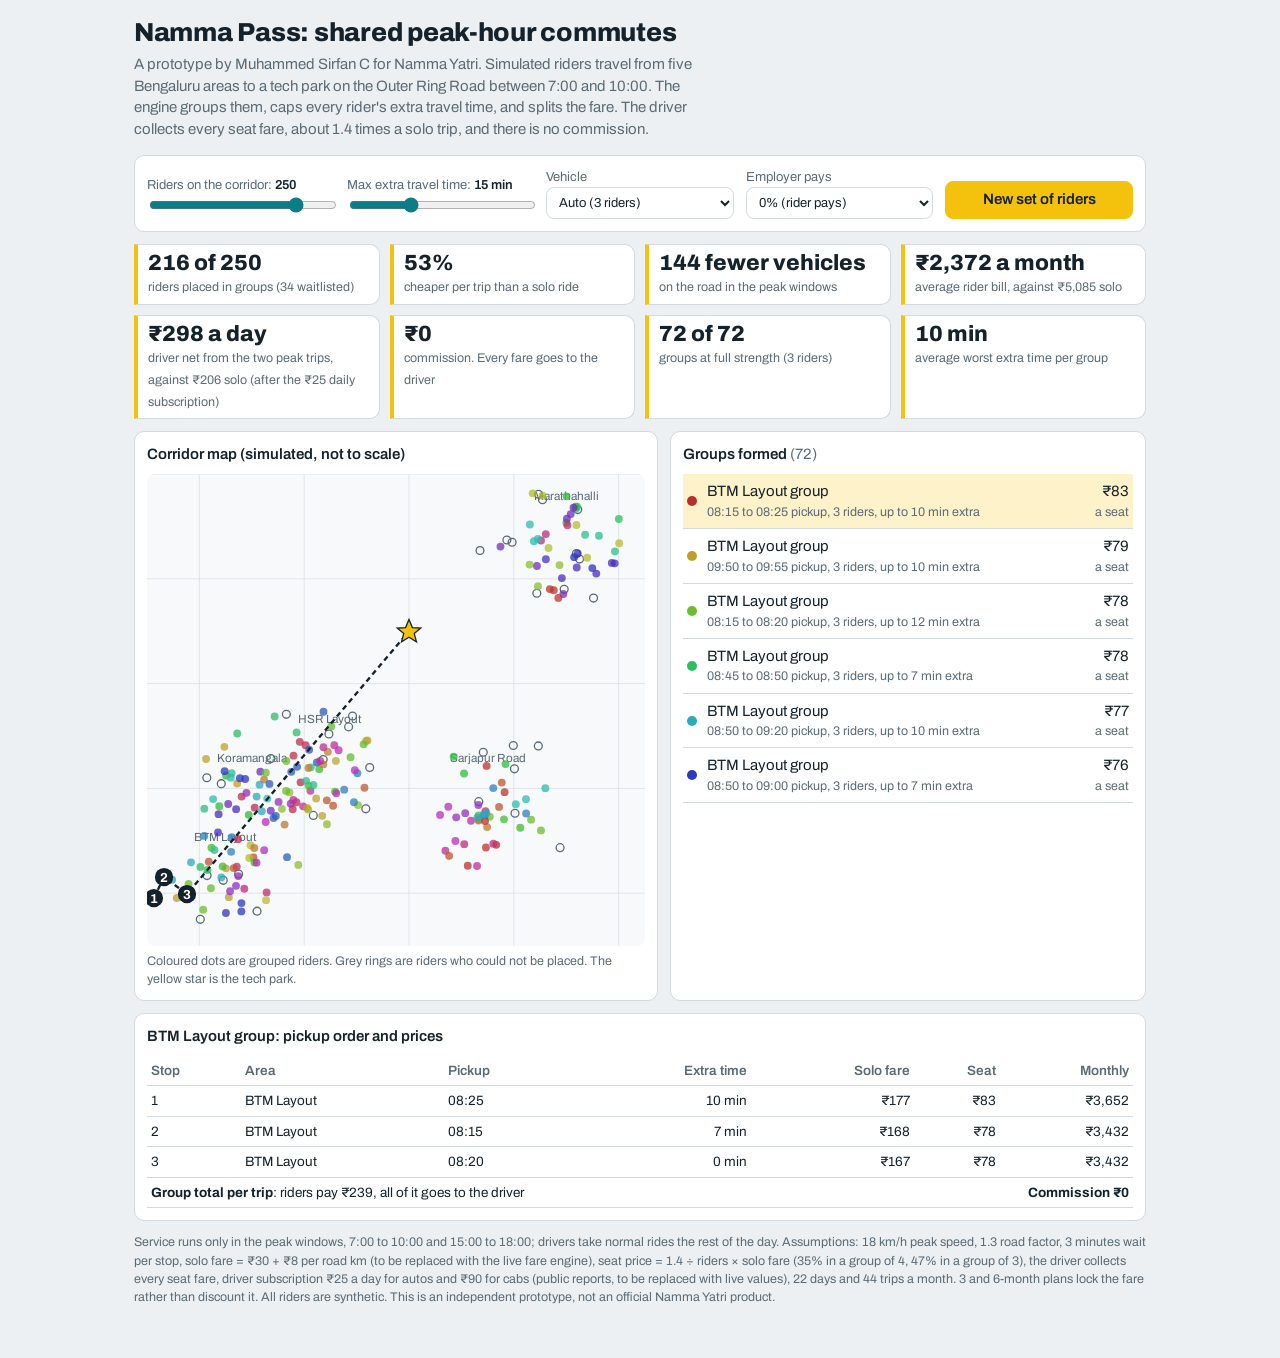
<file: simulator.html>
<!doctype html>
<html lang="en"><head><meta charset="utf-8">
<meta name="viewport" content="width=device-width, initial-scale=1, viewport-fit=cover">
<title>Namma Pass prototype: shared peak-hour commutes on Namma Yatri</title>
<link rel="preconnect" href="https://fonts.googleapis.com"><link rel="preconnect" href="https://fonts.gstatic.com" crossorigin>
<link href="https://fonts.googleapis.com/css2?family=Archivo:wght@400;600;800&display=swap" rel="stylesheet">
<style>
:root{--bg:#EDF0F2;--card:#fff;--ink:#15222B;--mute:#5B6B76;--line:#D3DAE0;--y:#F4C20D;--t:#0E7C86;--bad:#B4400B;--map:#F7F9FA;box-sizing:border-box;padding-top:env(safe-area-inset-top,0px);padding-bottom:env(safe-area-inset-bottom,0px)}
@media (prefers-color-scheme:dark){:root:not([data-theme="light"]){--bg:#0F181E;--card:#182530;--ink:#E7EDF1;--mute:#93A4B0;--line:#2A3B47;--t:#3FB6C1;--bad:#F08A55;--map:#121E26}}
:root[data-theme="dark"]{--bg:#0F181E;--card:#182530;--ink:#E7EDF1;--mute:#93A4B0;--line:#2A3B47;--t:#3FB6C1;--bad:#F08A55;--map:#121E26}
html{scroll-padding-top:env(safe-area-inset-top,0px)}
*{box-sizing:border-box}
body{margin:0;background:var(--bg);color:var(--ink);font:400 15px/1.45 Archivo,system-ui,sans-serif}
main{max-width:1040px;margin:0 auto;padding:18px 14px 40px}
h1{font-size:26px;line-height:1.15;font-weight:800;margin:0 0 6px;letter-spacing:-.01em}
h2{font-size:15px;font-weight:600;margin:0 0 8px}
p.lead{margin:0 0 14px;color:var(--mute);max-width:62ch}
.card{background:var(--card);border:1px solid var(--line);border-radius:10px;padding:12px}
.ctl{display:grid;grid-template-columns:repeat(auto-fit,minmax(160px,1fr));gap:12px;align-items:end;margin-bottom:12px}
label{display:block;font-size:13px;color:var(--mute)}
label b{color:var(--ink);font-weight:600}
input[type=range]{width:100%;accent-color:var(--t)}
select,button{font:inherit;width:100%;padding:7px 8px;border:1px solid var(--line);border-radius:8px;background:var(--card);color:var(--ink)}
button{background:var(--y);border-color:var(--y);color:#15222B;font-weight:600;cursor:pointer}
:focus-visible{outline:2px solid var(--t);outline-offset:2px}
.kpis{display:grid;grid-template-columns:repeat(2,1fr);gap:10px;margin-bottom:12px}
.kpi{border-left:4px solid var(--y);padding:6px 10px;background:var(--card);border-radius:0 10px 10px 0;border-top:1px solid var(--line);border-right:1px solid var(--line);border-bottom:1px solid var(--line)}
.kpi strong{display:block;font-size:22px;font-weight:800;line-height:1.15}
.kpi span{font-size:12.5px;color:var(--mute)}
.split{display:grid;gap:12px;grid-template-columns:1fr}
@media(min-width:820px){.kpis{grid-template-columns:repeat(4,1fr)}.split{grid-template-columns:1.1fr 1fr}}
svg{width:100%;height:auto;display:block;background:var(--map);border-radius:8px}
.list{max-height:330px;overflow:auto;margin:0;padding:0;list-style:none}
.list li{display:grid;grid-template-columns:12px 1fr auto;gap:8px;padding:7px 4px;border-bottom:1px solid var(--line);cursor:pointer;align-items:center}
.list li[aria-selected=true]{background:color-mix(in srgb,var(--y) 22%,transparent)}
.list small{color:var(--mute);display:block;font-size:12.5px}
.dot{width:10px;height:10px;border-radius:50%}
table{width:100%;border-collapse:collapse;font-size:13.5px}
th,td{text-align:left;padding:5px 4px;border-bottom:1px solid var(--line)}
th{font-weight:600;color:var(--mute)}
td.n,th.n{text-align:right}
.warn{color:var(--bad)}
.note{font-size:12.5px;color:var(--mute);margin-top:12px}
.wrap{overflow-x:auto}
</style></head>
<body><main>
<h1>Namma Pass: shared peak-hour commutes</h1>
<p class="lead">A prototype by Muhammed Sirfan C for Namma Yatri. Simulated riders travel from five Bengaluru areas to a tech park on the Outer Ring Road between 7:00 and 10:00. The engine groups them, caps every rider's extra travel time, and splits the fare. The driver collects every seat fare, about 1.4 times a solo trip, and there is no commission.</p>

<div class="card ctl">
<label>Riders on the corridor: <b id="vN"></b><input id="n" type="range" min="40" max="300" step="10" value="250"></label>
<label>Max extra travel time: <b id="vC"></b><input id="c" type="range" min="8" max="30" step="1" value="15"></label>
<label>Vehicle<select id="v"><option value="3">Auto (3 riders)</option><option value="4">Cab (4 riders)</option></select></label>
<label>Employer pays<select id="e"><option value="0">0% (rider pays)</option><option value="50">50% of the fare</option><option value="100">100% (travel benefit)</option></select></label>
<button id="r" type="button">New set of riders</button>
</div>

<div class="kpis" id="kpis"></div>

<div class="split">
<div class="card"><h2>Corridor map (simulated, not to scale)</h2><svg id="map" viewBox="0 0 380 360" role="img" aria-label="Map of riders, groups and the selected route"></svg>
<div class="note" style="margin-top:6px">Coloured dots are grouped riders. Grey rings are riders who could not be placed. The yellow star is the tech park.</div></div>
<div class="card"><h2>Groups formed <span id="gc" style="color:var(--mute);font-weight:400"></span></h2><ul class="list" id="list"></ul></div>
</div>

<div class="card" style="margin-top:12px"><h2 id="dt"></h2><div class="wrap"><table id="tb"></table></div></div>

<p class="note">Service runs only in the peak windows, 7:00 to 10:00 and 15:00 to 18:00; drivers take normal rides the rest of the day. Assumptions: 18 km/h peak speed, 1.3 road factor, 3 minutes wait per stop, solo fare = ₹30 + ₹8 per road km (to be replaced with the live fare engine), seat price = 1.4 ÷ riders × solo fare (35% in a group of 4, 47% in a group of 3), the driver collects every seat fare, driver subscription ₹25 a day for autos and ₹90 for cabs (public reports, to be replaced with live values), 22 days and 44 trips a month. 3 and 6-month plans lock the fare rather than discount it. All riders are synthetic. This is an independent prototype, not an official Namma Yatri product.</p>
</main>
<script>
const $=i=>document.getElementById(i),O={x:0,y:0},SP=18,WT=3,TR=44;
const AREAS=[["HSR Layout",-3,-5],["Koramangala",-6,-6.5],["Sarjapur Road",3,-6.5],["Marathahalli",6,3.5],["BTM Layout",-7,-9.5]];
const MAXV=()=>+$("v").value;
const inr=v=>"₹"+Math.round(v).toLocaleString("en-IN");
const hm=t=>String(Math.floor(t/60)).padStart(2,"0")+":"+String(t%60).padStart(2,"0");
const d=(a,b)=>Math.hypot(a.x-b.x,a.y-b.y);
const px=x=>(x+10)*20,py=y=>(6-y)*20,col=i=>`hsl(${(i*47)%360} 62% 46%)`;
let seed=7,sel=0,R=[],G=[],W=[];
function rng(a){return()=>{a|=0;a=a+0x6D2B79F5|0;let t=Math.imul(a^a>>>15,1|a);t=t+Math.imul(t^t>>>7,61|t)^t;return((t^t>>>14)>>>0)/4294967296}}
function gen(n){const r=rng(seed),g=()=>Math.sqrt(-2*Math.log(1-r()))*Math.cos(6.2832*r());R=[];
 for(let i=0;i<n;i++){const a=AREAS[Math.floor(r()*AREAS.length)];let t=Math.round((510+g()*45)/5)*5;t=Math.max(420,Math.min(600,t));
  R.push({id:i+1,area:a[0],x:a[1]+g()*1.1,y:a[2]+g()*1.1,t})}}
function order(g){const o=[g[0]],rest=g.slice(1);while(rest.length){const l=o[o.length-1];rest.sort((a,b)=>d(a,l)-d(b,l));o.push(rest.shift())}return o}
function ev(g){const o=order(g),n=o.length,leg=o.map((r,i)=>d(r,i<n-1?o[i+1]:O));let rem=0;const add=[];
 for(let i=n-1;i>=0;i--){rem+=leg[i];add[i]=rem*1.3/SP*60+WT*(n-1-i)-d(o[i],O)*1.3/SP*60}
 return{o,add,max:Math.max(...add)}}
function mk(g,idx){const e=ev(g),f=1.4/g.length;
 const rs=e.o.map((r,i)=>{const fare=Math.round(30+8*d(r,O)*1.3);return{...r,fare,seat:Math.round(fare*f),add:e.add[i]}});
 const col_=rs.reduce((s,r)=>s+r.seat,0),pay=col_;
 return{idx,rs,size:rs.length,collected:col_,pay,margin:col_-pay,max:e.max,t0:Math.min(...rs.map(r=>r.t)),t1:Math.max(...rs.map(r=>r.t)),area:rs[0].area}}
function build(cap){G=[];W=[];const un=[...R].sort((a,b)=>d(b,O)-d(a,O));
 while(un.length){const s=un.shift();
  let g=[s,...un.filter(r=>Math.abs(r.t-s.t)<=15&&d(r,s)<=3.5).sort((a,b)=>d(a,s)-d(b,s)).slice(0,MAXV()-1)];
  while(g.length>=3&&ev(g).max>cap)g.pop();
  if(g.length>=3){g.slice(1).forEach(r=>un.splice(un.indexOf(r),1));G.push(mk(g,G.length))}else W.push(s)}}
function render(){
 const cap=+$("c").value,disc=0,emp=+$("e").value/100;
 $("vN").textContent=$("n").value;$("vC").textContent=cap+" min";
 build(cap);
 const gr=G.flatMap(g=>g.rs),sf=gr.reduce((s,r)=>s+r.fare,0),ss=gr.reduce((s,r)=>s+r.seat,0),
  bill=gr.length?ss/gr.length*TR*(1-emp):0,solo=gr.length?sf/gr.length*TR:0,
  sub=MAXV()==3?25:90,pd=G.length?G.reduce((s,g)=>s+g.collected,0)/G.length*2-sub:0,
  sd=G.length?G.reduce((s,g)=>s+g.rs.reduce((a,r)=>a+r.fare,0)/g.size,0)/G.length*2-sub:0;
 $("kpis").innerHTML=[
  [gr.length+" of "+R.length,"riders placed in groups ("+W.length+" waitlisted)"],
  [gr.length?Math.round((1-ss/sf)*100)+"%":"–","cheaper per trip than a solo ride"],
  [(gr.length-G.length)+" fewer vehicles","on the road in the peak windows"],
  [inr(bill)+" a month","average rider bill, against "+inr(solo)+" solo"],
  [inr(pd)+" a day","driver net from the two peak trips, against "+inr(sd)+" solo (after the ₹"+sub+" daily subscription)"],
  ["₹0","commission. Every fare goes to the driver"],
  [G.length?G.filter(g=>g.size==MAXV()).length+" of "+G.length:"–","groups at full strength ("+MAXV()+" riders)"],
  [G.length?Math.round(G.reduce((s,g)=>s+g.max,0)/G.length)+" min":"–","average worst extra time per group"]
 ].map(k=>`<div class="kpi"><strong>${k[0]}</strong><span>${k[1]}</span></div>`).join("");
 if(sel>=G.length)sel=0;
 $("gc").textContent="("+G.length+")";
 $("list").innerHTML=G.map((g,i)=>`<li tabindex="0" role="option" data-i="${i}" aria-selected="${i==sel}"><span class="dot" style="background:${col(i)}"></span><span>${g.area} group<small>${hm(g.t0)} to ${hm(g.t1)} pickup, ${g.size} riders, up to ${Math.round(g.max)} min extra</small></span><span style="text-align:right">${inr(g.rs[0].seat)}<small>a seat</small></span></li>`).join("")||"<li>No groups. Raise the extra-time cap or add riders.</li>";
 drawMap();detail(disc,emp)}
function drawMap(){let s="";
 [-8,-4,0,4,8].forEach(x=>s+=`<line x1="${px(x)}" y1="0" x2="${px(x)}" y2="360" stroke="var(--line)" stroke-width=".5"/>`);
 [-10,-6,-2,2,6].forEach(y=>s+=`<line x1="0" y1="${py(y)}" x2="380" y2="${py(y)}" stroke="var(--line)" stroke-width=".5"/>`);
 AREAS.forEach(a=>s+=`<text x="${px(a[1])}" y="${py(a[2])-30}" font-size="9" fill="var(--mute)" text-anchor="middle">${a[0]}</text>`);
 W.forEach(r=>s+=`<circle cx="${px(r.x)}" cy="${py(r.y)}" r="3" fill="none" stroke="var(--mute)" stroke-width="1"/>`);
 G.forEach((g,i)=>g.rs.forEach(r=>s+=`<circle cx="${px(r.x)}" cy="${py(r.y)}" r="${i==sel?4.2:3}" fill="${col(i)}" opacity="${i==sel?1:.75}"/>`));
 const g=G[sel];
 if(g){const pts=g.rs.map(r=>px(r.x)+","+py(r.y)).concat(px(0)+","+py(0)).join(" ");
  s+=`<polyline points="${pts}" fill="none" stroke="var(--ink)" stroke-width="1.8" stroke-dasharray="4 3"/>`;
  g.rs.forEach((r,i)=>s+=`<circle cx="${px(r.x)}" cy="${py(r.y)}" r="7" fill="var(--ink)"/><text x="${px(r.x)}" y="${py(r.y)+3.5}" font-size="10" font-weight="700" fill="var(--card)" text-anchor="middle">${i+1}</text>`)}
 s+=`<path d="M${px(0)} ${py(0)-9}l2.6 6.2 6.4.4-5 4.2 1.7 6.3-5.7-3.5-5.7 3.5 1.7-6.3-5-4.2 6.4-.4z" fill="var(--y)" stroke="var(--ink)" stroke-width="1"/>`;
 $("map").innerHTML=s}
function detail(disc,emp){const g=G[sel];
 if(!g){$("dt").textContent="Select a group";$("tb").innerHTML="";return}
 $("dt").textContent=g.area+" group: pickup order and prices";
 $("tb").innerHTML=`<tr><th>Stop</th><th>Area</th><th>Pickup</th><th class="n">Extra time</th><th class="n">Solo fare</th><th class="n">Seat</th><th class="n">Monthly</th></tr>`+
 g.rs.map((r,i)=>`<tr><td>${i+1}</td><td>${r.area}</td><td>${hm(r.t)}</td><td class="n ${r.add>+$("c").value*.9?"warn":""}">${Math.round(r.add)} min</td><td class="n">${inr(r.fare)}</td><td class="n">${inr(r.seat)}</td><td class="n">${inr(r.seat*TR*(1-disc)*(1-emp))}</td></tr>`).join("")+
 `<tr><td colspan="5"><b>Group total per trip</b>: riders pay ${inr(g.collected)}, all of it goes to the driver</td><td class="n" colspan="2"><b>Commission ₹0</b></td></tr>`}
$("list").addEventListener("click",e=>{const li=e.target.closest("li[data-i]");if(li){sel=+li.dataset.i;render()}});
$("list").addEventListener("keydown",e=>{if(e.key=="Enter"||e.key==" "){const li=e.target.closest("li[data-i]");if(li){e.preventDefault();sel=+li.dataset.i;render()}}});
$("n").oninput=()=>{gen(+$("n").value);render()};
["c","v","e"].forEach(i=>$(i).oninput=render);
$("r").onclick=()=>{seed=Math.floor(Math.random()*9999)+1;gen(+$("n").value);render()};
gen(250);render();
</script></body></html>
</file>
